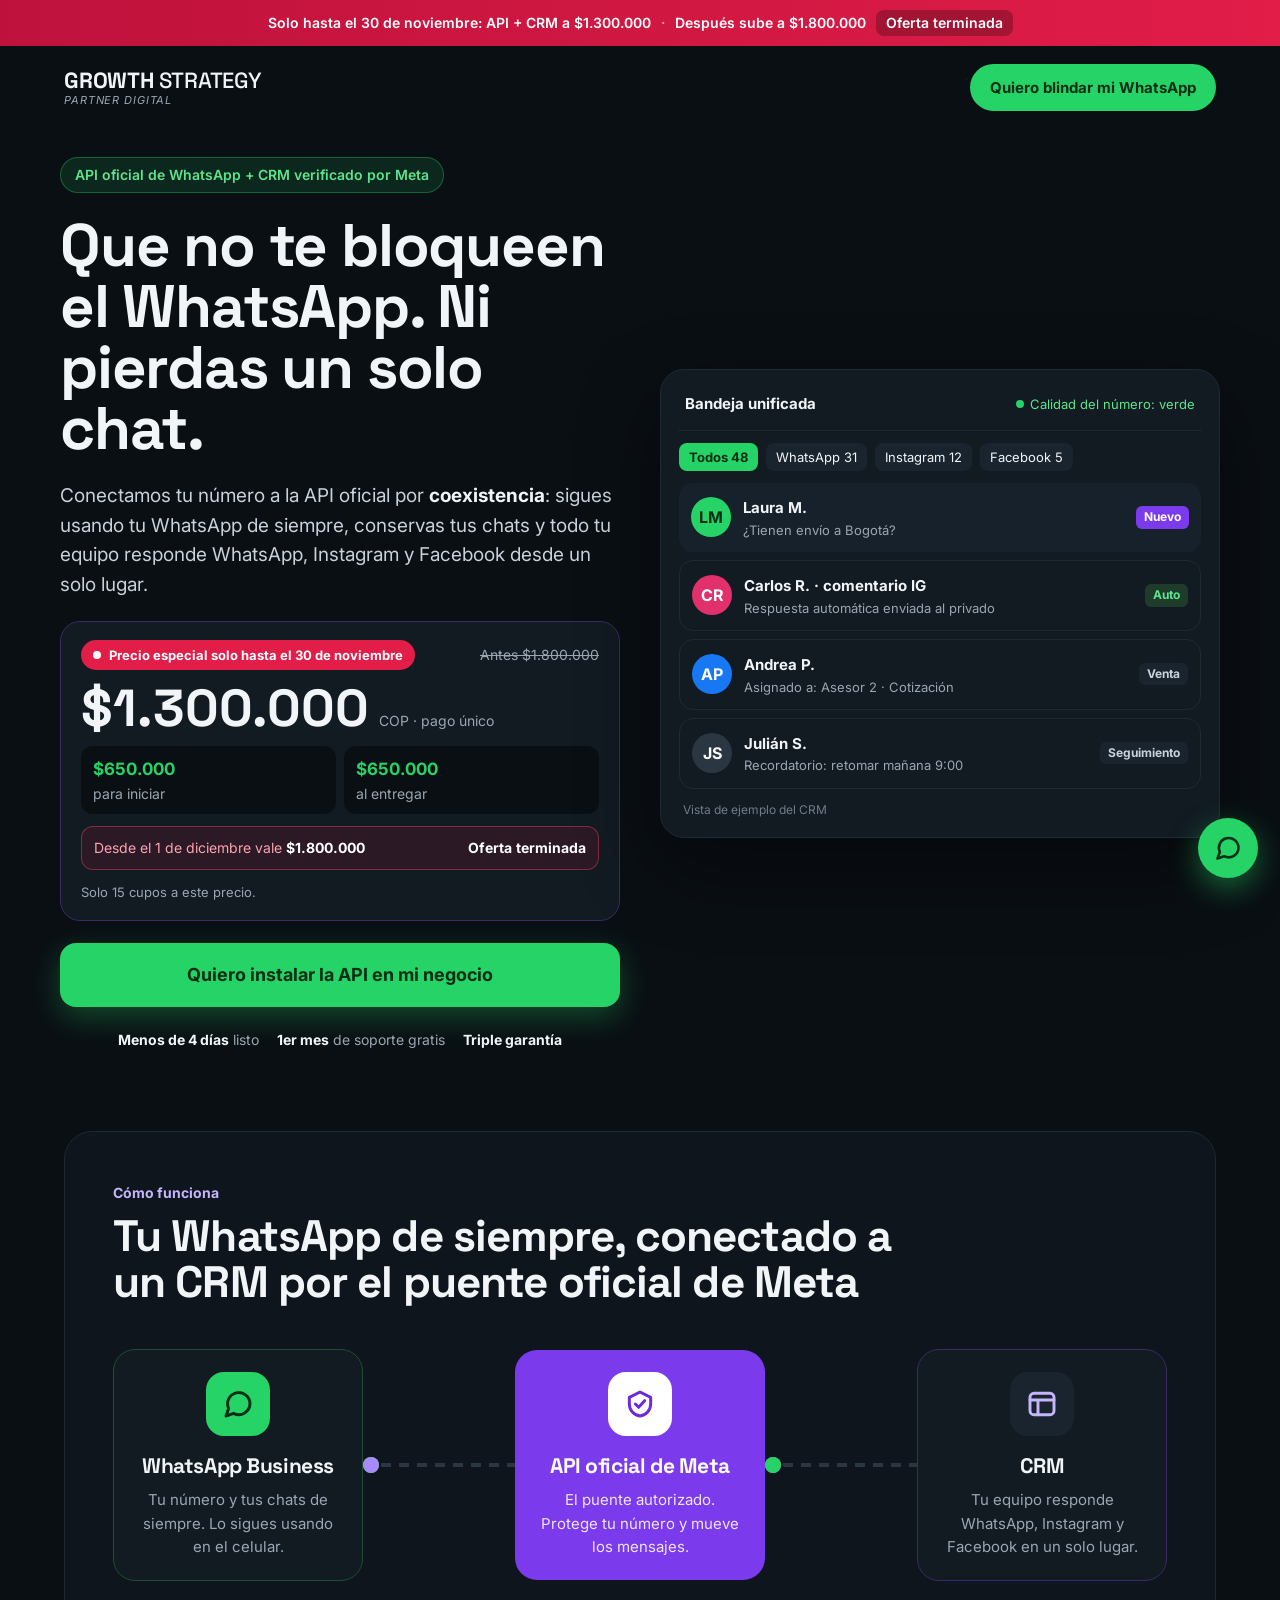
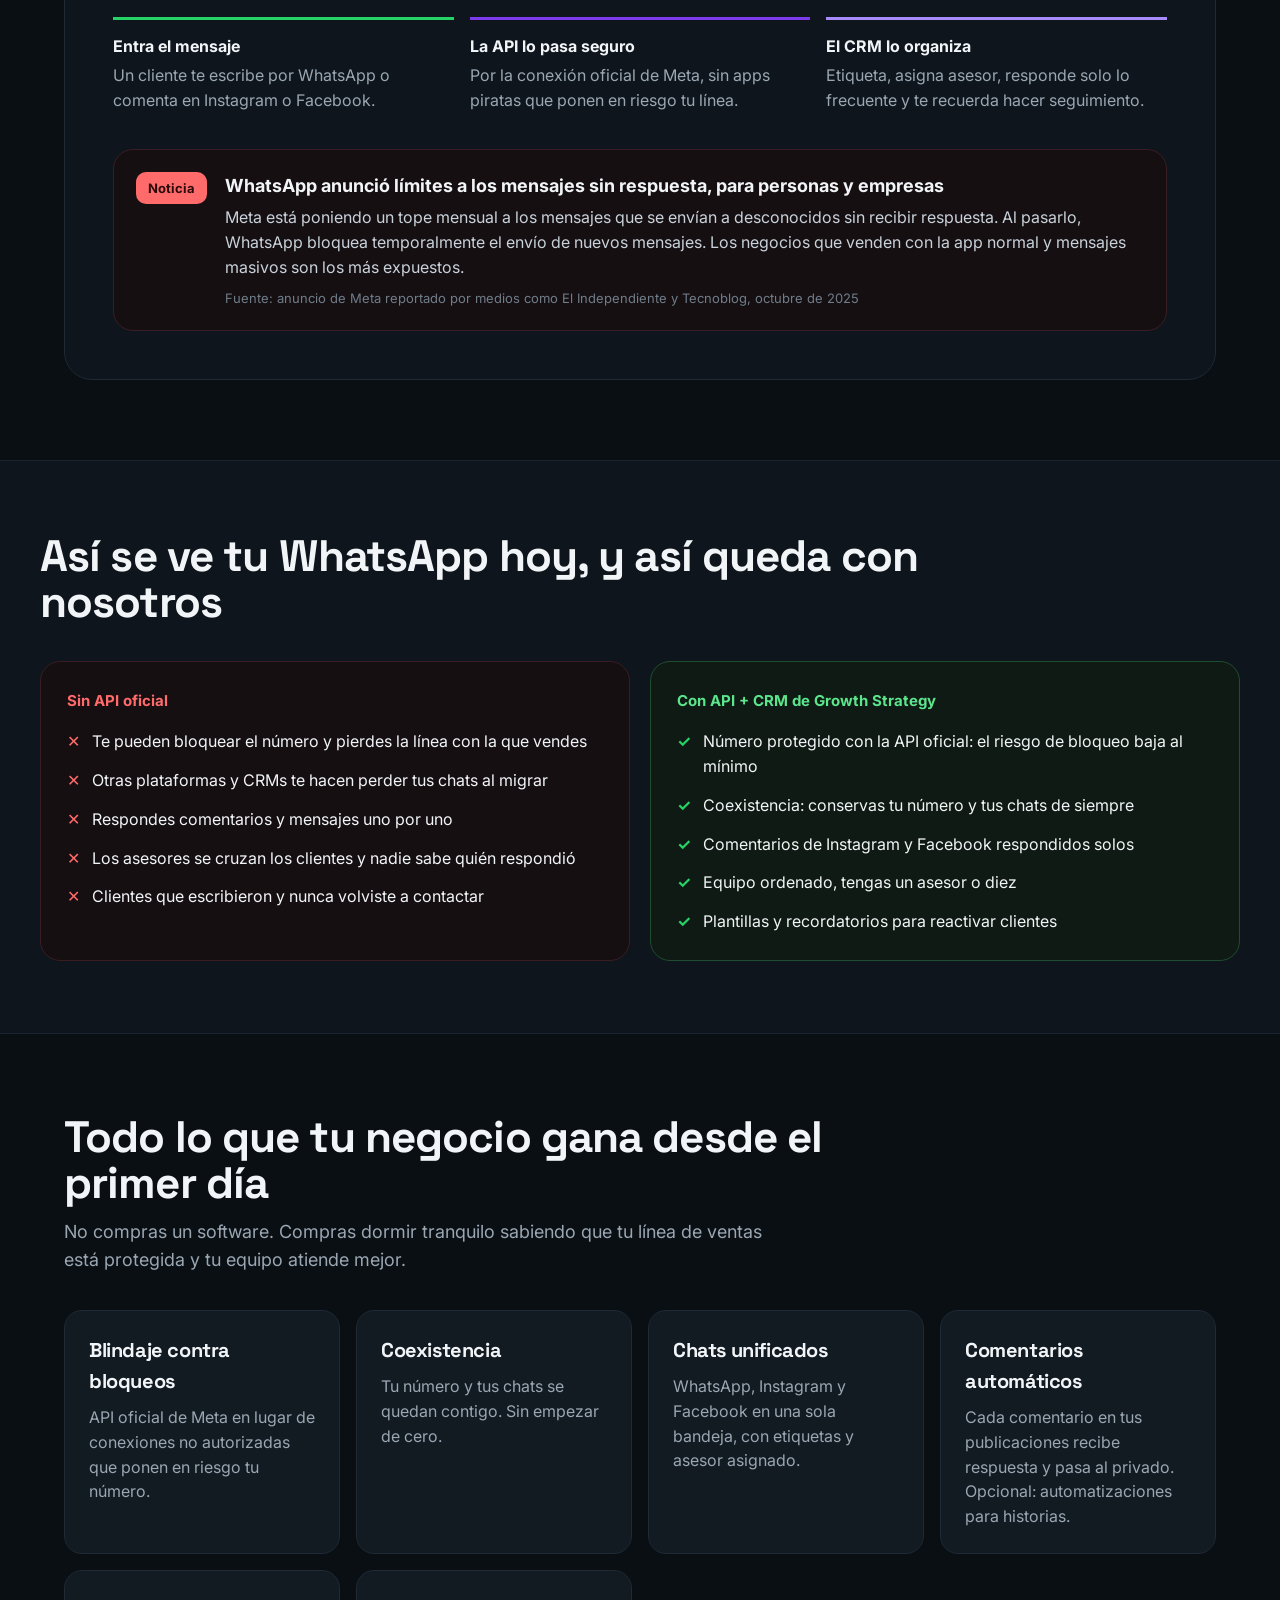
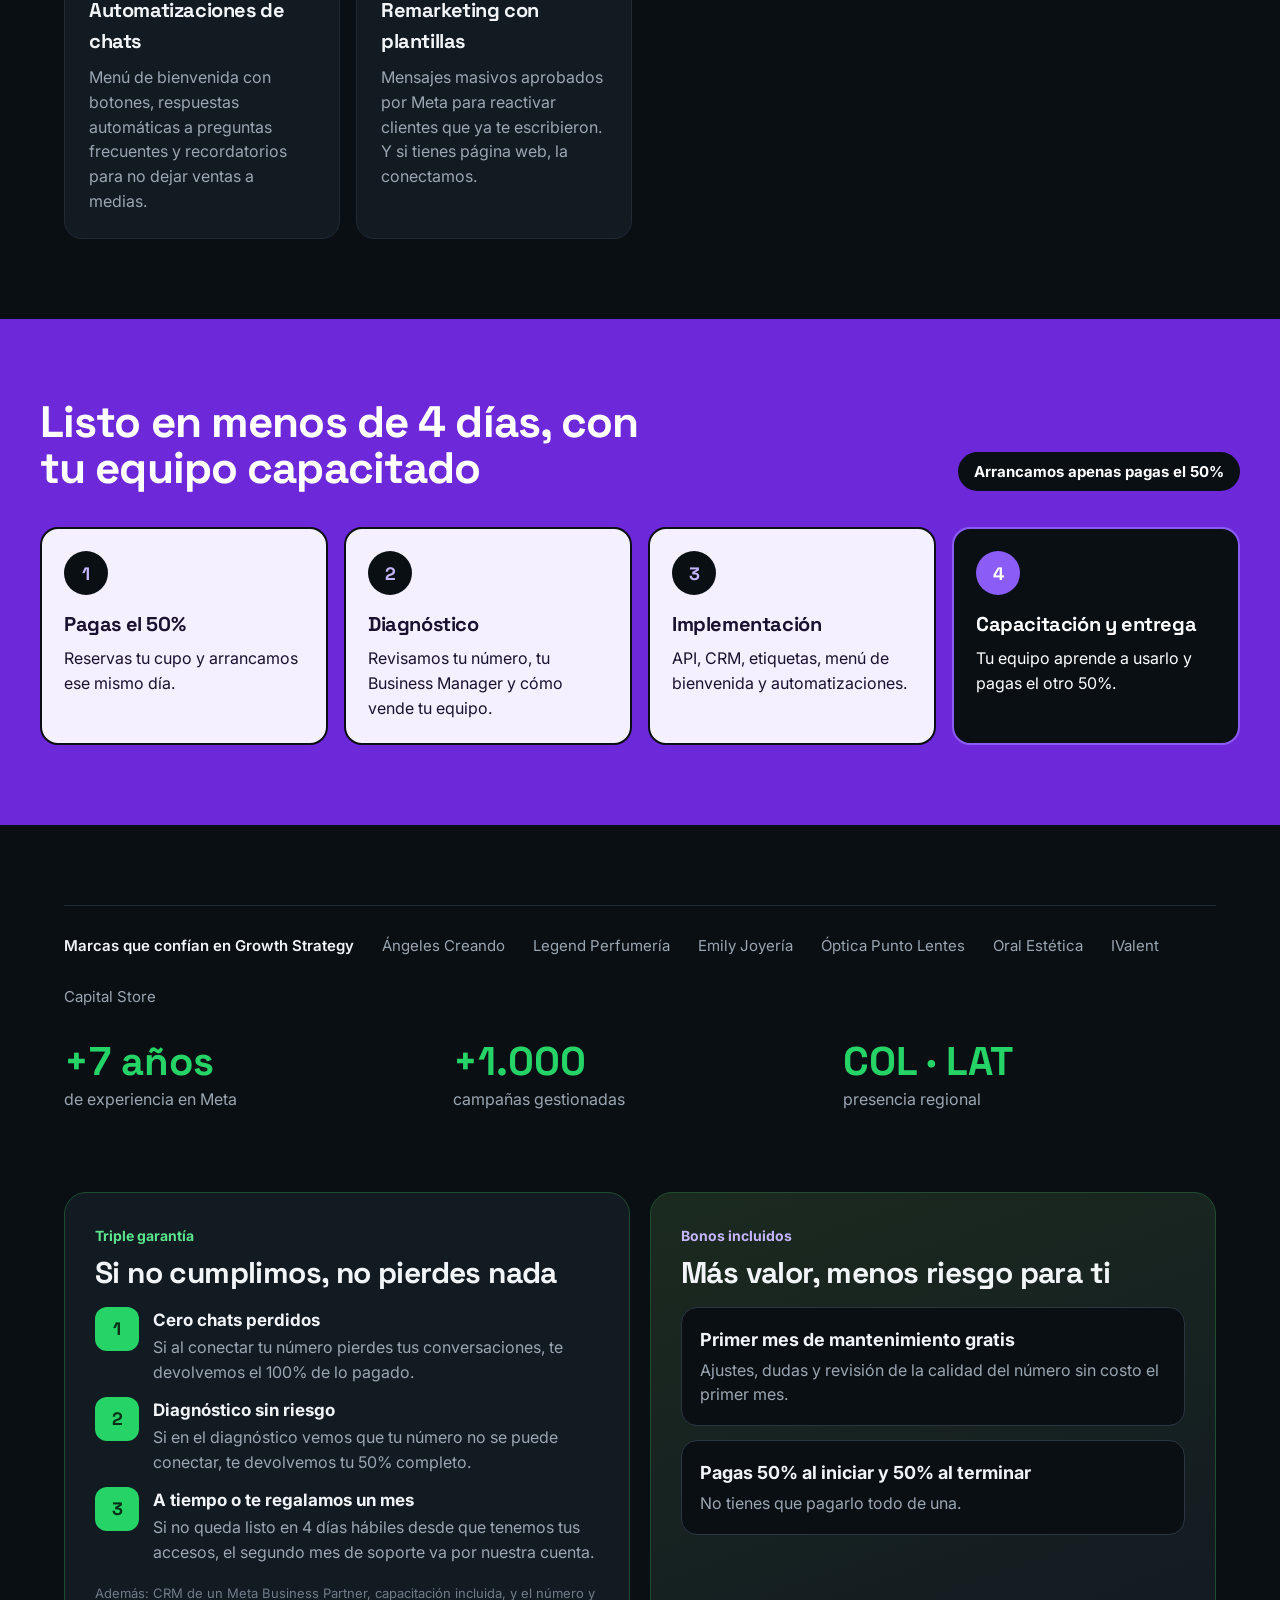
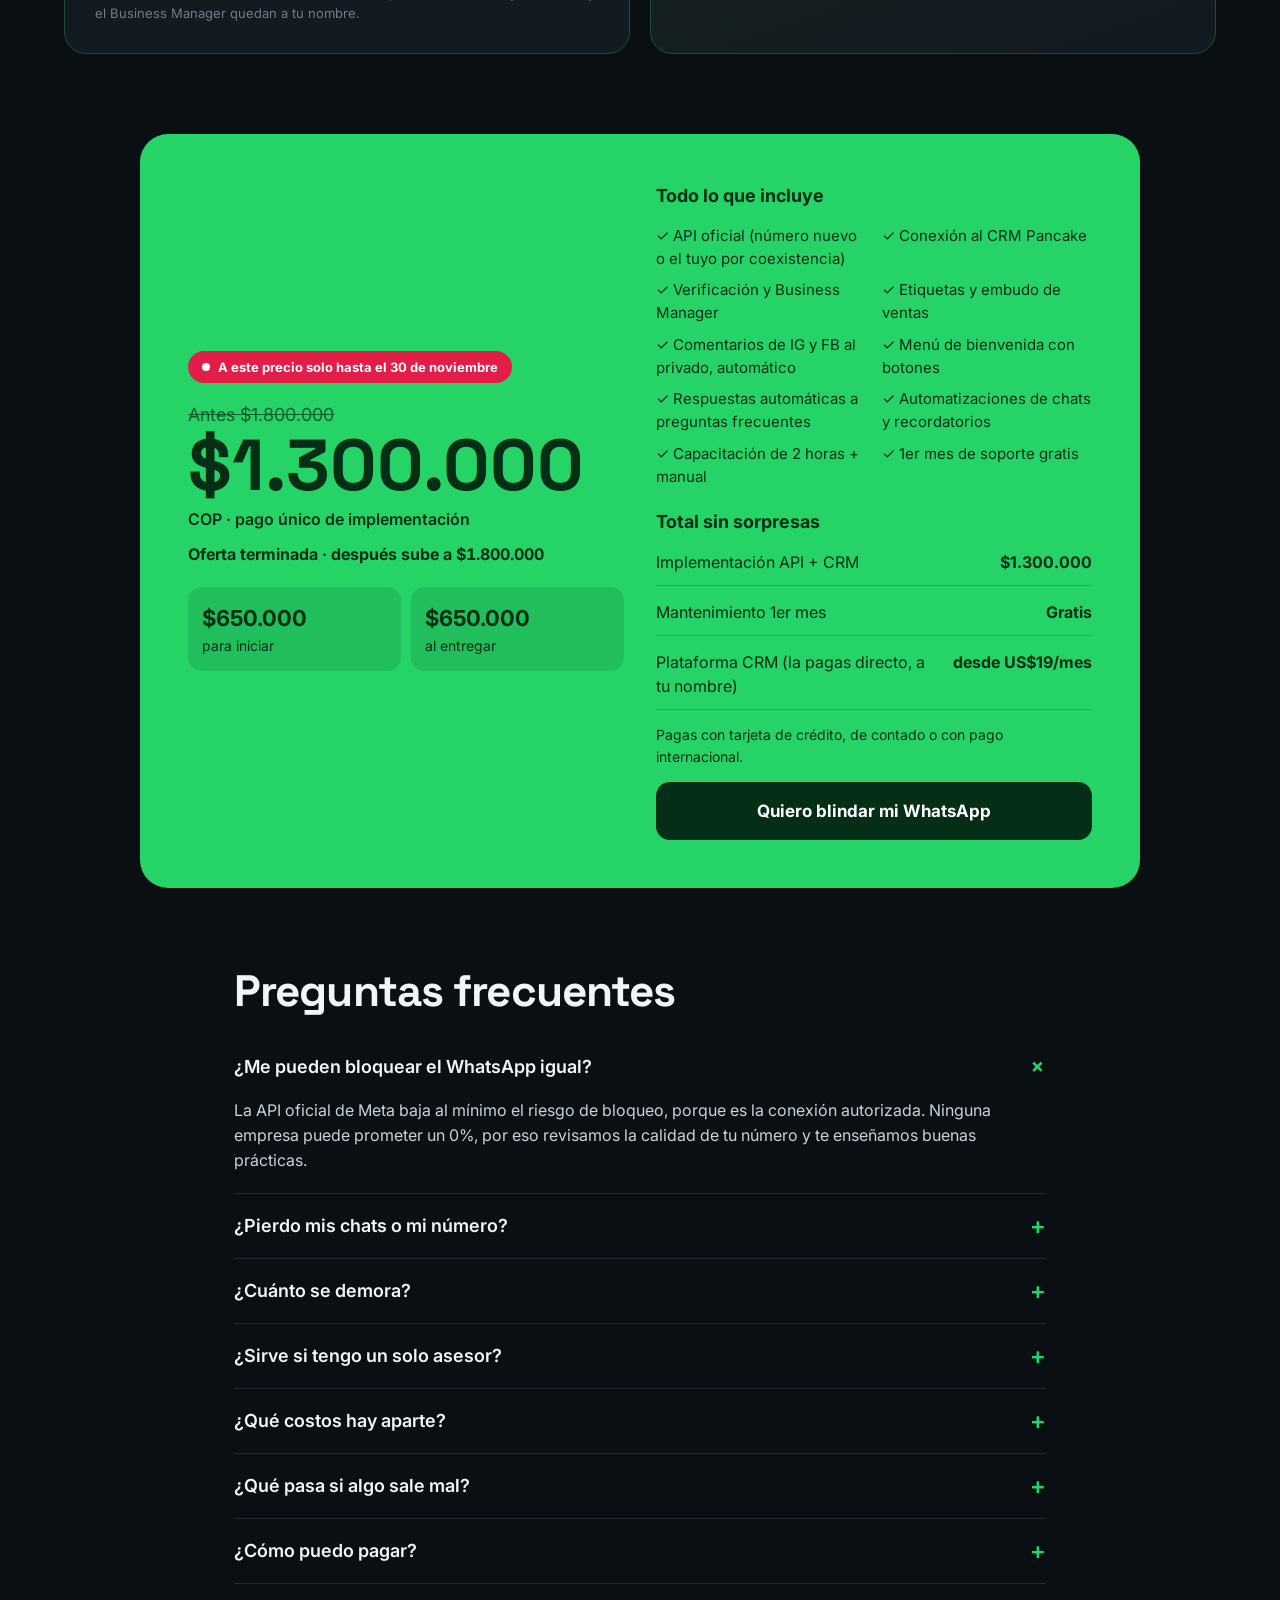
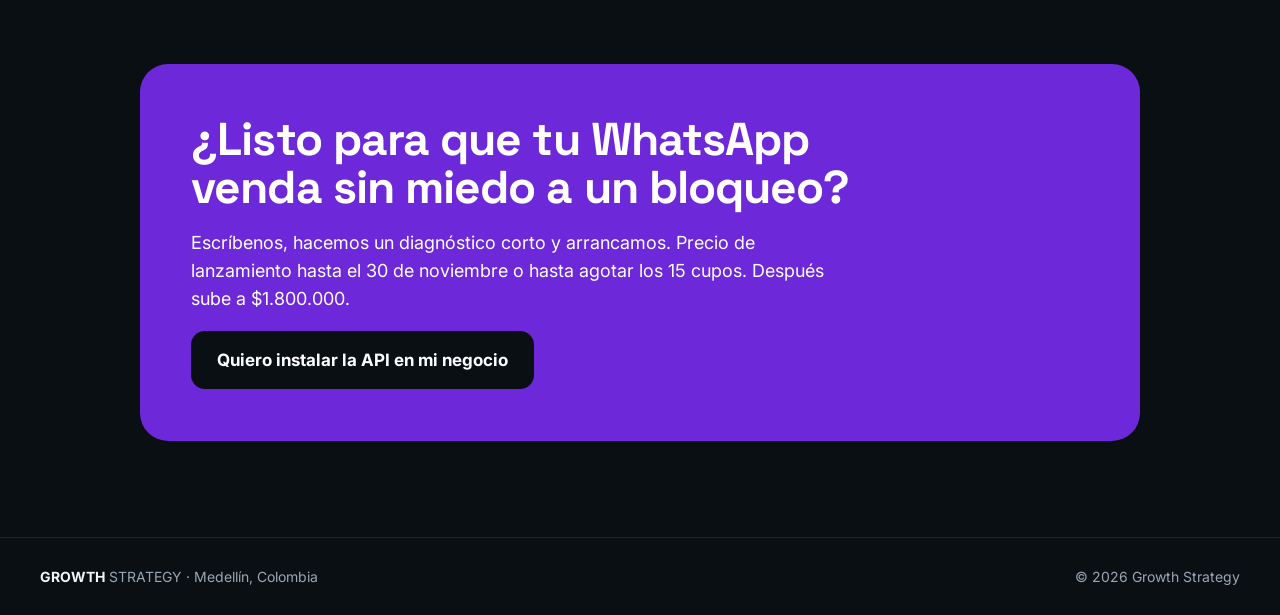
<file: acceso-api-7k3m9q.html>
<!DOCTYPE html>
<html lang="es">
<head>
<meta charset="utf-8">
<meta name="viewport" content="width=device-width, initial-scale=1">
<meta name="robots" content="noindex, nofollow, noarchive">
<title>WhatsApp API + CRM | Growth Strategy</title>
<meta name="description" content="API oficial de WhatsApp + CRM por coexistencia. Conserva tu número y tus chats, reduce el riesgo de bloqueo y ordena a tu equipo. Listo en menos de 4 días.">
<link rel="preconnect" href="https://fonts.googleapis.com">
<link rel="preconnect" href="https://fonts.gstatic.com" crossorigin>
<link href="https://fonts.googleapis.com/css2?family=Space+Grotesk:wght@500;700&family=Inter:wght@400;500;600;700&display=swap" rel="stylesheet">
<style>
body{margin:0;background:#0A0F14}
*{box-sizing:border-box}
h1,h2,h3{font-family:"Space Grotesk",Inter,sans-serif;letter-spacing:-0.02em;margin:0}
a{color:#25D366}a:hover{color:#5BE58C}
.faq-btn{all:unset;cursor:pointer;display:flex;justify-content:space-between;align-items:center;gap:16px;width:100%;padding:20px 0;font:600 18px Inter,sans-serif;color:#F2F5F7}
.faq-btn:focus-visible{outline:3px solid #25D366;outline-offset:4px}
@media (max-width:760px){.hide-sm{display:none !important}}
.flow{display:flex;align-items:center}
.node{flex:0 0 250px}
.link{flex:1;min-width:60px;height:4px;position:relative;background:repeating-linear-gradient(90deg,#2A3743 0 10px,transparent 10px 18px)}
.pkt{position:absolute;top:-6px;left:0;width:16px;height:16px;border-radius:50%;animation:go 2.6s linear infinite}
.pkt.b{animation-name:back;animation-delay:1.3s}
@keyframes go{0%{left:0;opacity:0}12%{opacity:1}88%{opacity:1}100%{left:calc(100% - 16px);opacity:0}}
@keyframes back{0%{left:calc(100% - 16px);opacity:0}12%{opacity:1}88%{opacity:1}100%{left:0;opacity:0}}
@keyframes down{0%{top:0;opacity:0}12%{opacity:1}88%{opacity:1}100%{top:calc(100% - 16px);opacity:0}}
@keyframes up{0%{top:calc(100% - 16px);opacity:0}12%{opacity:1}88%{opacity:1}100%{top:0;opacity:0}}
.pulse{animation:pulse 2.6s ease-in-out infinite}
@keyframes pulse{0%,100%{box-shadow:0 0 0 0 rgba(124,58,237,.55)}50%{box-shadow:0 0 0 22px rgba(124,58,237,0)}}
@media (max-width:760px){.flow{flex-direction:column}.node{flex:none;width:100%}.link{flex:none;width:4px;height:72px;min-width:0;background:repeating-linear-gradient(180deg,#2A3743 0 10px,transparent 10px 18px)}.pkt{left:-6px;animation-name:down}.pkt.b{animation-name:up}}
.urg{animation:urg 1.6s ease-in-out infinite}
@keyframes urg{0%,100%{box-shadow:0 0 0 0 rgba(244,63,94,.65)}50%{box-shadow:0 0 0 12px rgba(244,63,94,0)}}
.blink{animation:blink 1s steps(2,start) infinite}
@keyframes blink{to{visibility:hidden}}
.shine{background:linear-gradient(90deg,#BE123C 0%,#E11D48 40%,#FB7185 50%,#E11D48 60%,#BE123C 100%);background-size:250% 100%;animation:shine 3.5s linear infinite}
@keyframes shine{from{background-position:100% 0}to{background-position:-150% 0}}
@media (prefers-reduced-motion:reduce){.pkt,.pulse,.urg,.blink,.shine{animation:none}}
.show-sm{display:none !important}
@media (max-width:760px){.show-sm{display:flex !important}.hide-sm{display:none !important}.root{padding-bottom:84px}}

summary{list-style:none}summary::-webkit-details-marker{display:none}details[open] .sign{transform:rotate(45deg)}.sign{transition:transform .2s;display:inline-block}</style>
<script>
!function(f,b,e,v,n,t,s){if(f.fbq)return;n=f.fbq=function(){n.callMethod?n.callMethod.apply(n,arguments):n.queue.push(arguments)};if(!f._fbq)f._fbq=n;n.push=n;n.loaded=!0;n.version='2.0';n.queue=[];t=b.createElement(e);t.async=!0;t.src=v;s=b.getElementsByTagName(e)[0];s.parentNode.insertBefore(t,s)}(window,document,'script','https://connect.facebook.net/en_US/fbevents.js');
fbq('init','1160857216283740'); fbq('track','PageView');
</script>
</head>
<body>
<div class="root" style="min-height: 100vh; background: #0A0F14; color: #F2F5F7; font-family: Inter, system-ui, sans-serif; font-size: 16px; line-height: 1.55; position: relative">

<div class="shine" style="color: #FFFFFF; padding: 10px 16px; display: flex; justify-content: center; align-items: center; gap: 10px; flex-wrap: wrap; font-size: 14px; font-weight: 600; text-align: center">
<span>Solo hasta el 30 de noviembre: API + CRM a $1.300.000</span>
<span style="opacity: .6">·</span>
<span>Después sube a $1.800.000</span>
<span style="background: rgba(0,0,0,.25); border-radius: 8px; padding: 2px 10px; font-variant-numeric: tabular-nums; white-space: nowrap"><span class="left">Termina pronto</span></span>
</div>

<header style="max-width: 1200px; margin: 0 auto; padding: 18px 24px; display: flex; justify-content: space-between; align-items: center; gap: 16px; flex-wrap: wrap">
<div style="display: flex; flex-direction: column; line-height: 1">
<div style="font-family: 'Space Grotesk', sans-serif; font-size: 22px; letter-spacing: -0.01em"><b>GROWTH</b> <span style="font-weight: 500">STRATEGY</span></div>
<i style="font-size: 11px; letter-spacing: 0.08em; color: #9AA7B2; margin-top: 4px">PARTNER DIGITAL</i>
</div>
<a href="https://wa.me/573235610505?text=Hola%2C%20vengo%20de%20la%20p%C3%A1gina%20y%20quiero%20instalar%20la%20API%20de%20WhatsApp%20en%20mi%20negocio" class="hide-sm" style="text-decoration: none; background: #25D366; color: #052E16; font-weight: 700; padding: 12px 20px; border-radius: 999px; font-size: 15px; min-height: 44px; display: inline-flex; align-items: center">Quiero blindar mi WhatsApp</a>
</header>

<section style="max-width: 1200px; margin: 0 auto; padding: 28px 20px 56px; display: grid; grid-template-columns: repeat(auto-fit, minmax(300px, 1fr)); gap: 40px; align-items: center">
<div style="display: flex; flex-direction: column; gap: 22px">
<span style="align-self: flex-start; background: rgba(37,211,102,.12); color: #5BE58C; border: 1px solid rgba(37,211,102,.35); border-radius: 999px; padding: 6px 14px; font-size: 14px; font-weight: 600">API oficial de WhatsApp + CRM verificado por Meta</span>
<h1 style="font-size: clamp(36px, 5vw, 60px); line-height: 1.02">Que no te bloqueen el WhatsApp. Ni pierdas un solo chat.</h1>
<p style="margin: 0; font-size: 19px; color: #C9D2DA; max-width: 34em">Conectamos tu número a la API oficial por <b style="color: #F2F5F7">coexistencia</b>: sigues usando tu WhatsApp de siempre, conservas tus chats y todo tu equipo responde WhatsApp, Instagram y Facebook desde un solo lugar.</p>
<div style="background: #121A22; border: 1px solid #3B2A66; border-radius: 20px; padding: 18px 20px; display: flex; flex-direction: column; gap: 12px">
<div style="display: flex; justify-content: space-between; align-items: center; gap: 10px; flex-wrap: wrap"><span class="urg" style="background: #E11D48; color: #FFFFFF; border-radius: 999px; padding: 5px 12px; font-size: 13px; font-weight: 700; display: inline-flex; align-items: center; gap: 8px"><span class="blink" style="width: 8px; height: 8px; border-radius: 50%; background: #FFFFFF"></span>Precio especial solo hasta el 30 de noviembre</span><span style="color: #9AA7B2; font-size: 14px; text-decoration: line-through">Antes $1.800.000</span></div>
<div style="display: flex; align-items: baseline; gap: 10px; flex-wrap: wrap"><span style="font: 700 clamp(40px, 5vw, 52px)/1 'Space Grotesk', sans-serif; white-space: nowrap">$1.300.000</span><span style="color: #9AA7B2; font-size: 14px">COP · pago único</span></div>
<div style="display: grid; grid-template-columns: repeat(2, minmax(0,1fr)); gap: 8px; font-size: 14px"><div style="background: #0A0F14; border-radius: 12px; padding: 10px 12px"><b style="font-size: 17px; color: #25D366">$650.000</b><div style="color: #9AA7B2">para iniciar</div></div><div style="background: #0A0F14; border-radius: 12px; padding: 10px 12px"><b style="font-size: 17px; color: #25D366">$650.000</b><div style="color: #9AA7B2">al entregar</div></div></div>
<div style="background: rgba(225,29,72,.12); border: 1px solid rgba(244,63,94,.45); border-radius: 12px; padding: 10px 12px; display: flex; justify-content: space-between; align-items: center; gap: 10px; flex-wrap: wrap; font-size: 14px"><span style="color: #FDA4AF">Desde el 1 de diciembre vale <b style="color: #FFFFFF">$1.800.000</b></span><b style="color: #FFFFFF; font-variant-numeric: tabular-nums; white-space: nowrap"><span class="left">Termina pronto</span></b></div>
<div style="font-size: 13px; color: #9AA7B2">Solo 15 cupos a este precio.</div>
</div>
<a href="https://wa.me/573235610505?text=Hola%2C%20vengo%20de%20la%20p%C3%A1gina%20y%20quiero%20instalar%20la%20API%20de%20WhatsApp%20en%20mi%20negocio" style="text-decoration: none; background: #25D366; color: #052E16; font-weight: 700; padding: 18px 24px; border-radius: 16px; font-size: 18px; min-height: 56px; display: flex; justify-content: center; align-items: center; gap: 10px; text-align: center; box-shadow: 0 10px 30px rgba(37,211,102,.3)">Quiero instalar la API en mi negocio</a>
<div style="display: flex; gap: 18px; flex-wrap: wrap; color: #9AA7B2; font-size: 14px; justify-content: center">
<span><b style="color: #F2F5F7">Menos de 4 días</b> listo</span>
<span><b style="color: #F2F5F7">1er mes</b> de soporte gratis</span>
<span><b style="color: #F2F5F7">Triple garantía</b></span>
</div>
</div>

<div class="hide-sm" style="background: #121A22; border: 1px solid #1F2A35; border-radius: 24px; padding: 18px; box-shadow: 0 30px 80px rgba(0,0,0,.45)">
<div style="display: flex; justify-content: space-between; align-items: center; padding: 4px 6px 14px; border-bottom: 1px solid #1F2A35">
<b style="font-size: 15px">Bandeja unificada</b>
<span style="font-size: 13px; color: #5BE58C; display: inline-flex; align-items: center; gap: 6px"><span style="width: 8px; height: 8px; border-radius: 50%; background: #25D366"></span>Calidad del número: verde</span>
</div>
<div style="display: flex; gap: 8px; padding: 12px 0; flex-wrap: wrap">
<span style="background: #25D366; color: #052E16; border-radius: 8px; padding: 4px 10px; font-size: 13px; font-weight: 700">Todos 48</span>
<span style="background: #1A242E; border-radius: 8px; padding: 4px 10px; font-size: 13px">WhatsApp 31</span>
<span style="background: #1A242E; border-radius: 8px; padding: 4px 10px; font-size: 13px">Instagram 12</span>
<span style="background: #1A242E; border-radius: 8px; padding: 4px 10px; font-size: 13px">Facebook 5</span>
</div>
<div style="display: flex; flex-direction: column; gap: 8px">
<div style="display: grid; grid-template-columns: 40px minmax(0,1fr) auto; gap: 12px; align-items: center; background: #17212B; border-radius: 14px; padding: 12px">
<div style="width: 40px; height: 40px; border-radius: 50%; background: #25D366; color: #052E16; display: grid; place-items: center; font-weight: 700">LM</div>
<div><b style="font-size: 15px">Laura M.</b><div style="font-size: 13px; color: #9AA7B2; white-space: nowrap; overflow: hidden; text-overflow: ellipsis">¿Tienen envío a Bogotá?</div></div>
<span style="background: #7C3AED; color: #FFFFFF; border-radius: 6px; padding: 2px 8px; font-size: 12px; font-weight: 700">Nuevo</span>
</div>
<div style="display: grid; grid-template-columns: 40px minmax(0,1fr) auto; gap: 12px; align-items: center; background: #121A22; border: 1px solid #1F2A35; border-radius: 14px; padding: 12px">
<div style="width: 40px; height: 40px; border-radius: 50%; background: #E1306C; color: #fff; display: grid; place-items: center; font-weight: 700">CR</div>
<div><b style="font-size: 15px">Carlos R. · comentario IG</b><div style="font-size: 13px; color: #9AA7B2; white-space: nowrap; overflow: hidden; text-overflow: ellipsis">Respuesta automática enviada al privado</div></div>
<span style="background: #1F3B2A; color: #5BE58C; border-radius: 6px; padding: 2px 8px; font-size: 12px; font-weight: 700">Auto</span>
</div>
<div style="display: grid; grid-template-columns: 40px minmax(0,1fr) auto; gap: 12px; align-items: center; background: #121A22; border: 1px solid #1F2A35; border-radius: 14px; padding: 12px">
<div style="width: 40px; height: 40px; border-radius: 50%; background: #1877F2; color: #fff; display: grid; place-items: center; font-weight: 700">AP</div>
<div><b style="font-size: 15px">Andrea P.</b><div style="font-size: 13px; color: #9AA7B2; white-space: nowrap; overflow: hidden; text-overflow: ellipsis">Asignado a: Asesor 2 · Cotización</div></div>
<span style="background: #1A242E; color: #C9D2DA; border-radius: 6px; padding: 2px 8px; font-size: 12px; font-weight: 700">Venta</span>
</div>
<div style="display: grid; grid-template-columns: 40px minmax(0,1fr) auto; gap: 12px; align-items: center; background: #121A22; border: 1px solid #1F2A35; border-radius: 14px; padding: 12px">
<div style="width: 40px; height: 40px; border-radius: 50%; background: #2A3743; color: #fff; display: grid; place-items: center; font-weight: 700">JS</div>
<div><b style="font-size: 15px">Julián S.</b><div style="font-size: 13px; color: #9AA7B2; white-space: nowrap; overflow: hidden; text-overflow: ellipsis">Recordatorio: retomar mañana 9:00</div></div>
<span style="background: #1A242E; color: #C9D2DA; border-radius: 6px; padding: 2px 8px; font-size: 12px; font-weight: 700">Seguimiento</span>
</div>
</div>
<p style="margin: 12px 4px 0; font-size: 12px; color: #6F7D89">Vista de ejemplo del CRM</p>
</div>
</section>

<section id="como" style="max-width: 1200px; margin: 0 auto; padding: 24px 24px 80px">
<div style="background: #0E151C; border: 1px solid #1F2A35; border-radius: 28px; padding: clamp(24px, 4vw, 48px)">
<span style="color: #C4B5FD; font-weight: 700; font-size: 14px">Cómo funciona</span>
<h2 style="font-size: clamp(30px, 3.6vw, 44px); line-height: 1.05; margin-top: 8px; max-width: 18em">Tu WhatsApp de siempre, conectado a un CRM por el puente oficial de Meta</h2>
<div class="flow" style="margin-top: 44px">
<div class="node" style="background: #121A22; border: 1px solid #1F4D30; border-radius: 22px; padding: 22px; text-align: center">
<div style="width: 64px; height: 64px; border-radius: 18px; background: #25D366; margin: 0 auto; display: grid; place-items: center"><svg width="32" height="32" viewBox="0 0 24 24" fill="none" stroke="#052E16" stroke-width="2.2" stroke-linecap="round" stroke-linejoin="round" aria-hidden="true"><path d="M21 11.5a8.4 8.4 0 0 1-12.3 7.5L3 21l2-5.6A8.4 8.4 0 1 1 21 11.5z"></path></svg></div>
<h3 style="font-size: 21px; margin-top: 14px">WhatsApp Business</h3>
<p style="margin: 6px 0 0; color: #9AA7B2; font-size: 15px">Tu número y tus chats de siempre. Lo sigues usando en el celular.</p>
</div>
<div class="link" aria-hidden="true"><span class="pkt" style="background: #25D366"></span><span class="pkt b" style="background: #A78BFA"></span></div>
<div class="node pulse" style="background: #7C3AED; border-radius: 22px; padding: 22px; text-align: center; color: #FFFFFF">
<div style="width: 64px; height: 64px; border-radius: 18px; background: #FFFFFF; margin: 0 auto; display: grid; place-items: center"><svg width="32" height="32" viewBox="0 0 24 24" fill="none" stroke="#6D28D9" stroke-width="2.2" stroke-linecap="round" stroke-linejoin="round" aria-hidden="true"><path d="M12 3l8 4v5c0 4.5-3.4 8.3-8 9-4.6-.7-8-4.5-8-9V7z"></path><path d="M8.5 12l2.5 2.5 4.5-5"></path></svg></div>
<h3 style="font-size: 21px; margin-top: 14px">API oficial de Meta</h3>
<p style="margin: 6px 0 0; color: #EDE6FF; font-size: 15px">El puente autorizado. Protege tu número y mueve los mensajes.</p>
</div>
<div class="link" aria-hidden="true"><span class="pkt" style="background: #A78BFA"></span><span class="pkt b" style="background: #25D366"></span></div>
<div class="node" style="background: #121A22; border: 1px solid #3B2A66; border-radius: 22px; padding: 22px; text-align: center">
<div style="width: 64px; height: 64px; border-radius: 18px; background: #1A242E; margin: 0 auto; display: grid; place-items: center"><svg width="32" height="32" viewBox="0 0 24 24" fill="none" stroke="#C4B5FD" stroke-width="2.2" stroke-linecap="round" stroke-linejoin="round" aria-hidden="true"><rect x="3" y="4" width="18" height="16" rx="3"></rect><path d="M3 9h18M9 9v11"></path></svg></div>
<h3 style="font-size: 21px; margin-top: 14px">CRM</h3>
<p style="margin: 6px 0 0; color: #9AA7B2; font-size: 15px">Tu equipo responde WhatsApp, Instagram y Facebook en un solo lugar.</p>
</div>
</div>
<div style="display: grid; grid-template-columns: repeat(auto-fit, minmax(240px, 1fr)); gap: 16px; margin-top: 36px">
<div style="border-top: 3px solid #25D366; padding-top: 14px"><b>Entra el mensaje</b><p style="margin: 4px 0 0; color: #9AA7B2">Un cliente te escribe por WhatsApp o comenta en Instagram o Facebook.</p></div>
<div style="border-top: 3px solid #7C3AED; padding-top: 14px"><b>La API lo pasa seguro</b><p style="margin: 4px 0 0; color: #9AA7B2">Por la conexión oficial de Meta, sin apps piratas que ponen en riesgo tu línea.</p></div>
<div style="border-top: 3px solid #A78BFA; padding-top: 14px"><b>El CRM lo organiza</b><p style="margin: 4px 0 0; color: #9AA7B2">Etiqueta, asigna asesor, responde solo lo frecuente y te recuerda hacer seguimiento.</p></div>
</div>
<div style="margin-top: 36px; background: #150F12; border: 1px solid #3A1D22; border-radius: 20px; padding: 22px; display: grid; grid-template-columns: auto minmax(0, 1fr); gap: 18px; align-items: start">
<div style="background: #FF6B6B; color: #2A0A0A; border-radius: 10px; padding: 6px 12px; font-weight: 700; font-size: 13px; white-space: nowrap">Noticia</div>
<div>
<b style="font-size: 18px">WhatsApp anunció límites a los mensajes sin respuesta, para personas y empresas</b>
<p style="margin: 6px 0 0; color: #C9D2DA">Meta está poniendo un tope mensual a los mensajes que se envían a desconocidos sin recibir respuesta. Al pasarlo, WhatsApp bloquea temporalmente el envío de nuevos mensajes. Los negocios que venden con la app normal y mensajes masivos son los más expuestos.</p>
<p style="margin: 8px 0 0; color: #6F7D89; font-size: 13px">Fuente: anuncio de Meta reportado por medios como El Independiente y Tecnoblog, octubre de 2025</p>
</div>
</div>
</div>
</section>

<section style="background: #0E151C; border-top: 1px solid #1A242E; border-bottom: 1px solid #1A242E; padding: 72px 24px">
<div style="max-width: 1200px; margin: 0 auto">
<h2 style="font-size: clamp(30px, 3.6vw, 44px); line-height: 1.05; max-width: 20em">Así se ve tu WhatsApp hoy, y así queda con nosotros</h2>
<div style="display: grid; grid-template-columns: repeat(auto-fit, minmax(300px, 1fr)); gap: 20px; margin-top: 36px">
<div style="background: #150F12; border: 1px solid #3A1D22; border-radius: 20px; padding: 26px">
<b style="color: #FF6B6B; font-size: 15px">Sin API oficial</b>
<ul style="list-style: none; padding: 0; margin: 16px 0 0; display: flex; flex-direction: column; gap: 14px">
<li style="display: flex; gap: 12px"><span style="color: #FF6B6B; font-weight: 700">✕</span><span>Te pueden bloquear el número y pierdes la línea con la que vendes</span></li>
<li style="display: flex; gap: 12px"><span style="color: #FF6B6B; font-weight: 700">✕</span><span>Otras plataformas y CRMs te hacen perder tus chats al migrar</span></li>
<li style="display: flex; gap: 12px"><span style="color: #FF6B6B; font-weight: 700">✕</span><span>Respondes comentarios y mensajes uno por uno</span></li>
<li style="display: flex; gap: 12px"><span style="color: #FF6B6B; font-weight: 700">✕</span><span>Los asesores se cruzan los clientes y nadie sabe quién respondió</span></li>
<li style="display: flex; gap: 12px"><span style="color: #FF6B6B; font-weight: 700">✕</span><span>Clientes que escribieron y nunca volviste a contactar</span></li>
</ul>
</div>
<div style="background: #0F1A14; border: 1px solid #1F4D30; border-radius: 20px; padding: 26px">
<b style="color: #5BE58C; font-size: 15px">Con API + CRM de Growth Strategy</b>
<ul style="list-style: none; padding: 0; margin: 16px 0 0; display: flex; flex-direction: column; gap: 14px">
<li style="display: flex; gap: 12px"><span style="color: #25D366; font-weight: 700">✓</span><span>Número protegido con la API oficial: el riesgo de bloqueo baja al mínimo</span></li>
<li style="display: flex; gap: 12px"><span style="color: #25D366; font-weight: 700">✓</span><span>Coexistencia: conservas tu número y tus chats de siempre</span></li>
<li style="display: flex; gap: 12px"><span style="color: #25D366; font-weight: 700">✓</span><span>Comentarios de Instagram y Facebook respondidos solos</span></li>
<li style="display: flex; gap: 12px"><span style="color: #25D366; font-weight: 700">✓</span><span>Equipo ordenado, tengas un asesor o diez</span></li>
<li style="display: flex; gap: 12px"><span style="color: #25D366; font-weight: 700">✓</span><span>Plantillas y recordatorios para reactivar clientes</span></li>
</ul>
</div>
</div>
</div>
</section>

<section style="max-width: 1200px; margin: 0 auto; padding: 80px 24px">
<h2 style="font-size: clamp(30px, 3.6vw, 44px); line-height: 1.05; max-width: 18em">Todo lo que tu negocio gana desde el primer día</h2>
<p style="color: #9AA7B2; font-size: 18px; margin: 12px 0 36px; max-width: 40em">No compras un software. Compras dormir tranquilo sabiendo que tu línea de ventas está protegida y tu equipo atiende mejor.</p>
<div style="display: grid; grid-template-columns: repeat(auto-fit, minmax(260px, 1fr)); gap: 16px">
<div style="background: #121A22; border: 1px solid #1F2A35; border-radius: 18px; padding: 24px"><h3 style="font-size: 20px">Blindaje contra bloqueos</h3><p style="margin: 8px 0 0; color: #9AA7B2">API oficial de Meta en lugar de conexiones no autorizadas que ponen en riesgo tu número.</p></div>
<div style="background: #121A22; border: 1px solid #1F2A35; border-radius: 18px; padding: 24px"><h3 style="font-size: 20px">Coexistencia</h3><p style="margin: 8px 0 0; color: #9AA7B2">Tu número y tus chats se quedan contigo. Sin empezar de cero.</p></div>
<div style="background: #121A22; border: 1px solid #1F2A35; border-radius: 18px; padding: 24px"><h3 style="font-size: 20px">Chats unificados</h3><p style="margin: 8px 0 0; color: #9AA7B2">WhatsApp, Instagram y Facebook en una sola bandeja, con etiquetas y asesor asignado.</p></div>
<div style="background: #121A22; border: 1px solid #1F2A35; border-radius: 18px; padding: 24px"><h3 style="font-size: 20px">Comentarios automáticos</h3><p style="margin: 8px 0 0; color: #9AA7B2">Cada comentario en tus publicaciones recibe respuesta y pasa al privado. Opcional: automatizaciones para historias.</p></div>
<div style="background: #121A22; border: 1px solid #1F2A35; border-radius: 18px; padding: 24px"><h3 style="font-size: 20px">Automatizaciones de chats</h3><p style="margin: 8px 0 0; color: #9AA7B2">Menú de bienvenida con botones, respuestas automáticas a preguntas frecuentes y recordatorios para no dejar ventas a medias.</p></div>
<div style="background: #121A22; border: 1px solid #1F2A35; border-radius: 18px; padding: 24px"><h3 style="font-size: 20px">Remarketing con plantillas</h3><p style="margin: 8px 0 0; color: #9AA7B2">Mensajes masivos aprobados por Meta para reactivar clientes que ya te escribieron. Y si tienes página web, la conectamos.</p></div>
</div>
</section>

<section style="background: #6D28D9; color: #FFFFFF; padding: 80px 24px">
<div style="max-width: 1200px; margin: 0 auto">
<div style="display: flex; justify-content: space-between; align-items: flex-end; gap: 24px; flex-wrap: wrap">
<h2 style="font-size: clamp(30px, 3.6vw, 44px); line-height: 1.05; max-width: 14em">Listo en menos de 4 días, con tu equipo capacitado</h2>
<span style="background: #0A0F14; color: #FFFFFF; border-radius: 999px; padding: 8px 16px; font-weight: 700; font-size: 15px">Arrancamos apenas pagas el 50%</span>
</div>
<div style="display: grid; grid-template-columns: repeat(auto-fit, minmax(220px, 1fr)); gap: 16px; margin-top: 36px">
<div style="background: #F5F0FF; color: #1A1030; border: 2px solid #0A0F14; border-radius: 18px; padding: 22px"><div style="width: 44px; height: 44px; border-radius: 50%; background: #0A0F14; color: #C4B5FD; display: grid; place-items: center; font: 700 18px 'Space Grotesk', sans-serif">1</div><h3 style="font-size: 20px; margin-top: 14px">Pagas el 50%</h3><p style="margin: 6px 0 0">Reservas tu cupo y arrancamos ese mismo día.</p></div>
<div style="background: #F5F0FF; color: #1A1030; border: 2px solid #0A0F14; border-radius: 18px; padding: 22px"><div style="width: 44px; height: 44px; border-radius: 50%; background: #0A0F14; color: #C4B5FD; display: grid; place-items: center; font: 700 18px 'Space Grotesk', sans-serif">2</div><h3 style="font-size: 20px; margin-top: 14px">Diagnóstico</h3><p style="margin: 6px 0 0">Revisamos tu número, tu Business Manager y cómo vende tu equipo.</p></div>
<div style="background: #F5F0FF; color: #1A1030; border: 2px solid #0A0F14; border-radius: 18px; padding: 22px"><div style="width: 44px; height: 44px; border-radius: 50%; background: #0A0F14; color: #C4B5FD; display: grid; place-items: center; font: 700 18px 'Space Grotesk', sans-serif">3</div><h3 style="font-size: 20px; margin-top: 14px">Implementación</h3><p style="margin: 6px 0 0">API, CRM, etiquetas, menú de bienvenida y automatizaciones.</p></div>
<div style="background: #0A0F14; color: #FFFFFF; border: 2px solid #8B5CF6; border-radius: 18px; padding: 22px"><div style="width: 44px; height: 44px; border-radius: 50%; background: #8B5CF6; color: #FFFFFF; display: grid; place-items: center; font: 700 18px 'Space Grotesk', sans-serif">4</div><h3 style="font-size: 20px; margin-top: 14px">Capacitación y entrega</h3><p style="margin: 6px 0 0">Tu equipo aprende a usarlo y pagas el otro 50%.</p></div>
</div>
</div>
</section>

<section style="max-width: 1200px; margin: 0 auto; padding: 80px 24px">
<div style="border-top: 1px solid #1F2A35; padding-top: 28px; display: flex; flex-wrap: wrap; gap: 28px; align-items: center; color: #9AA7B2; font-size: 15px">
<span style="color: #F2F5F7; font-weight: 600">Marcas que confían en Growth Strategy</span>
<span>Ángeles Creando</span><span>Legend Perfumería</span><span>Emily Joyería</span><span>Óptica Punto Lentes</span><span>Oral Estética</span><span>IValent</span><span>Capital Store</span>
</div>
<div style="display: grid; grid-template-columns: repeat(auto-fit, minmax(180px, 1fr)); gap: 16px; margin-top: 28px">
<div><div style="font: 700 40px 'Space Grotesk', sans-serif; color: #25D366">+7 años</div><div style="color: #9AA7B2">de experiencia en Meta</div></div>
<div><div style="font: 700 40px 'Space Grotesk', sans-serif; color: #25D366">+1.000</div><div style="color: #9AA7B2">campañas gestionadas</div></div>
<div><div style="font: 700 40px 'Space Grotesk', sans-serif; color: #25D366">COL · LAT</div><div style="color: #9AA7B2">presencia regional</div></div>
</div>
</section>

<section style="max-width: 1200px; margin: 0 auto; padding: 0 24px 80px; display: grid; grid-template-columns: repeat(auto-fit, minmax(320px, 1fr)); gap: 20px">
<div style="background: #121A22; border: 1px solid #1F4D30; border-radius: 22px; padding: 30px">
<span style="color: #5BE58C; font-weight: 700; font-size: 14px">Triple garantía</span>
<h2 style="font-size: 30px; line-height: 1.1; margin-top: 8px">Si no cumplimos, no pierdes nada</h2>
<div style="display: flex; flex-direction: column; gap: 12px; margin-top: 18px">
<div style="display: grid; grid-template-columns: 44px minmax(0,1fr); gap: 14px; align-items: start"><div style="width: 44px; height: 44px; border-radius: 12px; background: #25D366; color: #052E16; display: grid; place-items: center; font: 700 18px 'Space Grotesk', sans-serif">1</div><div><b style="font-size: 17px">Cero chats perdidos</b><p style="margin: 2px 0 0; color: #9AA7B2">Si al conectar tu número pierdes tus conversaciones, te devolvemos el 100% de lo pagado.</p></div></div>
<div style="display: grid; grid-template-columns: 44px minmax(0,1fr); gap: 14px; align-items: start"><div style="width: 44px; height: 44px; border-radius: 12px; background: #25D366; color: #052E16; display: grid; place-items: center; font: 700 18px 'Space Grotesk', sans-serif">2</div><div><b style="font-size: 17px">Diagnóstico sin riesgo</b><p style="margin: 2px 0 0; color: #9AA7B2">Si en el diagnóstico vemos que tu número no se puede conectar, te devolvemos tu 50% completo.</p></div></div>
<div style="display: grid; grid-template-columns: 44px minmax(0,1fr); gap: 14px; align-items: start"><div style="width: 44px; height: 44px; border-radius: 12px; background: #25D366; color: #052E16; display: grid; place-items: center; font: 700 18px 'Space Grotesk', sans-serif">3</div><div><b style="font-size: 17px">A tiempo o te regalamos un mes</b><p style="margin: 2px 0 0; color: #9AA7B2">Si no queda listo en 4 días hábiles desde que tenemos tus accesos, el segundo mes de soporte va por nuestra cuenta.</p></div></div>
</div>
<p style="margin: 18px 0 0; color: #6F7D89; font-size: 13px">Además: CRM de un Meta Business Partner, capacitación incluida, y el número y el Business Manager quedan a tu nombre.</p>
</div>
<div style="background: linear-gradient(160deg, #1B2A1F, #121A22); border: 1px solid #1F4D30; border-radius: 22px; padding: 30px">
<span style="color: #C4B5FD; font-weight: 700; font-size: 14px">Bonos incluidos</span>
<h2 style="font-size: 30px; line-height: 1.1; margin-top: 8px">Más valor, menos riesgo para ti</h2>
<div style="display: flex; flex-direction: column; gap: 14px; margin-top: 18px">
<div style="background: #0A0F14; border: 1px solid #2A3743; border-radius: 16px; padding: 18px"><b style="font-size: 18px">Primer mes de mantenimiento gratis</b><p style="margin: 4px 0 0; color: #9AA7B2">Ajustes, dudas y revisión de la calidad del número sin costo el primer mes.</p></div>
<div style="background: #0A0F14; border: 1px solid #2A3743; border-radius: 16px; padding: 18px"><b style="font-size: 18px">Pagas 50% al iniciar y 50% al terminar</b><p style="margin: 4px 0 0; color: #9AA7B2">No tienes que pagarlo todo de una.</p></div>
</div>
</div>
</section>

<section id="precio" style="padding: 0 24px 80px">
<div style="max-width: 1000px; margin: 0 auto; background: #25D366; color: #052E16; border-radius: 28px; padding: clamp(28px, 4vw, 48px); display: grid; grid-template-columns: repeat(auto-fit, minmax(300px, 1fr)); gap: 32px; align-items: center">
<div>
<span class="urg" style="background: #E11D48; color: #FFFFFF; border-radius: 999px; padding: 6px 14px; font-weight: 700; font-size: 13px; display: inline-flex; align-items: center; gap: 8px"><span class="blink" style="width: 8px; height: 8px; border-radius: 50%; background: #FFFFFF"></span>A este precio solo hasta el 30 de noviembre</span>
<div style="margin-top: 18px; font-size: 18px; text-decoration: line-through; opacity: .7">Antes $1.800.000</div>
<div style="font: 700 clamp(48px, 6vw, 72px)/1 'Space Grotesk', sans-serif; white-space: nowrap">$1.300.000</div>
<div style="font-weight: 600; margin-top: 6px">COP · pago único de implementación</div>
<div style="margin-top: 10px; font-weight: 700; font-variant-numeric: tabular-nums"><span class="left">Termina pronto</span> · después sube a $1.800.000</div>
<div style="display: grid; grid-template-columns: repeat(2, minmax(0,1fr)); gap: 10px; margin-top: 20px">
<div style="background: rgba(5,46,22,.12); border-radius: 14px; padding: 14px"><b style="font-size: 22px">$650.000</b><div style="font-size: 14px">para iniciar</div></div>
<div style="background: rgba(5,46,22,.12); border-radius: 14px; padding: 14px"><b style="font-size: 22px">$650.000</b><div style="font-size: 14px">al entregar</div></div>
</div>
</div>
<div style="display: flex; flex-direction: column; gap: 14px">
<b style="font-size: 18px">Todo lo que incluye</b>
<ul style="list-style: none; padding: 0; margin: 0 0 6px; display: grid; grid-template-columns: repeat(auto-fit, minmax(200px, 1fr)); gap: 8px 16px; font-size: 15px">
<li>✓ API oficial (número nuevo o el tuyo por coexistencia)</li>
<li>✓ Conexión al CRM Pancake</li>
<li>✓ Verificación y Business Manager</li>
<li>✓ Etiquetas y embudo de ventas</li>
<li>✓ Comentarios de IG y FB al privado, automático</li>
<li>✓ Menú de bienvenida con botones</li>
<li>✓ Respuestas automáticas a preguntas frecuentes</li>
<li>✓ Automatizaciones de chats y recordatorios</li>
<li>✓ Capacitación de 2 horas + manual</li>
<li>✓ 1er mes de soporte gratis</li>
</ul>
<b style="font-size: 18px">Total sin sorpresas</b>
<div style="display: flex; justify-content: space-between; border-bottom: 1px solid rgba(5,46,22,.2); padding-bottom: 10px"><span>Implementación API + CRM</span><b>$1.300.000</b></div>
<div style="display: flex; justify-content: space-between; border-bottom: 1px solid rgba(5,46,22,.2); padding-bottom: 10px"><span>Mantenimiento 1er mes</span><b>Gratis</b></div>
<div style="display: flex; justify-content: space-between; border-bottom: 1px solid rgba(5,46,22,.2); padding-bottom: 10px; gap: 12px"><span>Plataforma CRM (la pagas directo, a tu nombre)</span><b style="white-space: nowrap">desde US$19/mes</b></div>
<div style="font-size: 14px">Pagas con tarjeta de crédito, de contado o con pago internacional.</div>
<a href="https://wa.me/573235610505?text=Hola%2C%20vengo%20de%20la%20p%C3%A1gina%20y%20quiero%20instalar%20la%20API%20de%20WhatsApp%20en%20mi%20negocio" style="text-decoration: none; background: #052E16; color: #FFFFFF; font-weight: 700; padding: 16px 24px; border-radius: 14px; font-size: 17px; min-height: 52px; display: inline-flex; justify-content: center; align-items: center">Quiero blindar mi WhatsApp</a>
</div>
</div>
</section>

<section style="max-width: 860px; margin: 0 auto; padding: 0 24px 80px">
<h2 style="font-size: clamp(30px, 3.6vw, 44px); line-height: 1.05; margin-bottom: 20px">Preguntas frecuentes</h2>
<details style="border-bottom: 1px solid #1F2A35"><summary class="faq-btn"><span>¿Me pueden bloquear el WhatsApp igual?</span><span class="sign" style="color: #25D366; font-size: 24px; line-height: 1">+</span></summary><p style="margin: 0 0 20px; color: #C9D2DA">La API oficial de Meta baja al mínimo el riesgo de bloqueo, porque es la conexión autorizada. Ninguna empresa puede prometer un 0%, por eso revisamos la calidad de tu número y te enseñamos buenas prácticas.</p></details>
<details style="border-bottom: 1px solid #1F2A35"><summary class="faq-btn"><span>¿Pierdo mis chats o mi número?</span><span class="sign" style="color: #25D366; font-size: 24px; line-height: 1">+</span></summary><p style="margin: 0 0 20px; color: #C9D2DA">No. Trabajamos por coexistencia: sigues con tu mismo número y tus conversaciones, y además las ves en el CRM.</p></details>
<details style="border-bottom: 1px solid #1F2A35"><summary class="faq-btn"><span>¿Cuánto se demora?</span><span class="sign" style="color: #25D366; font-size: 24px; line-height: 1">+</span></summary><p style="margin: 0 0 20px; color: #C9D2DA">Menos de 4 días desde que pagas el 50% y tenemos los accesos, incluida la capacitación.</p></details>
<details style="border-bottom: 1px solid #1F2A35"><summary class="faq-btn"><span>¿Sirve si tengo un solo asesor?</span><span class="sign" style="color: #25D366; font-size: 24px; line-height: 1">+</span></summary><p style="margin: 0 0 20px; color: #C9D2DA">Sí. Si eres tú solo, lo ganas en orden y automatizaciones. Si tienes varios asesores, cada chat queda asignado y nadie se cruza.</p></details>
<details style="border-bottom: 1px solid #1F2A35"><summary class="faq-btn"><span>¿Qué costos hay aparte?</span><span class="sign" style="color: #25D366; font-size: 24px; line-height: 1">+</span></summary><p style="margin: 0 0 20px; color: #C9D2DA">La plataforma del CRM, que pagas directo y a tu nombre (desde US$19 al mes), y las plantillas masivas que cobra Meta por mensaje.</p></details>
<details style="border-bottom: 1px solid #1F2A35"><summary class="faq-btn"><span>¿Qué pasa si algo sale mal?</span><span class="sign" style="color: #25D366; font-size: 24px; line-height: 1">+</span></summary><p style="margin: 0 0 20px; color: #C9D2DA">Tienes triple garantía: si pierdes tus chats al conectar, te devolvemos el 100%; si el diagnóstico muestra que tu número no se puede conectar, te devolvemos tu 50%; y si no queda listo en 4 días hábiles, el segundo mes de soporte es gratis.</p></details>
<details style="border-bottom: 1px solid #1F2A35"><summary class="faq-btn"><span>¿Cómo puedo pagar?</span><span class="sign" style="color: #25D366; font-size: 24px; line-height: 1">+</span></summary><p style="margin: 0 0 20px; color: #C9D2DA">Con tarjeta de crédito, de contado o con pago internacional. 50% para iniciar y 50% al entregar.</p></details>
</section>

<section style="padding: 0 24px 96px">
<div style="max-width: 1000px; margin: 0 auto; background: #6D28D9; color: #FFFFFF; border-radius: 28px; padding: clamp(28px, 4vw, 52px); display: flex; flex-direction: column; gap: 18px">
<h2 style="font-size: clamp(30px, 4vw, 46px); line-height: 1.05; max-width: 16em">¿Listo para que tu WhatsApp venda sin miedo a un bloqueo?</h2>
<p style="margin: 0; font-size: 18px; max-width: 36em">Escríbenos, hacemos un diagnóstico corto y arrancamos. Precio de lanzamiento hasta el 30 de noviembre o hasta agotar los 15 cupos. Después sube a $1.800.000.</p>
<a href="https://wa.me/573235610505?text=Hola%2C%20vengo%20de%20la%20p%C3%A1gina%20y%20quiero%20instalar%20la%20API%20de%20WhatsApp%20en%20mi%20negocio" style="align-self: flex-start; text-decoration: none; background: #0A0F14; color: #FFFFFF; font-weight: 700; padding: 16px 26px; border-radius: 14px; font-size: 17px; min-height: 52px; display: inline-flex; align-items: center">Quiero instalar la API en mi negocio</a>
</div>
</section>

<footer style="border-top: 1px solid #1A242E; padding: 28px 24px; color: #9AA7B2; font-size: 14px">
<div style="max-width: 1200px; margin: 0 auto; display: flex; justify-content: space-between; gap: 12px; flex-wrap: wrap"><span><b style="color: #F2F5F7">GROWTH</b> STRATEGY · Medellín, Colombia</span><span>© 2026 Growth Strategy</span></div>
</footer>

<a href="https://wa.me/573235610505?text=Hola%2C%20vengo%20de%20la%20p%C3%A1gina%20y%20quiero%20instalar%20la%20API%20de%20WhatsApp%20en%20mi%20negocio" class="hide-sm" aria-label="Escribir por WhatsApp" style="position: fixed; right: 22px; bottom: 22px; width: 60px; height: 60px; border-radius: 50%; background: #25D366; display: grid; place-items: center; box-shadow: 0 10px 30px rgba(37,211,102,.45); z-index: 10">
<svg width="28" height="28" viewBox="0 0 24 24" fill="none" stroke="#052E16" stroke-width="2.2" stroke-linecap="round" stroke-linejoin="round" aria-hidden="true"><path d="M21 11.5a8.4 8.4 0 0 1-12.3 7.5L3 21l2-5.6A8.4 8.4 0 1 1 21 11.5z"></path></svg>
</a>
<div class="show-sm" style="position: fixed; left: 0; right: 0; bottom: 0; z-index: 20; background: rgba(10,15,20,.96); border-top: 1px solid #1F2A35; padding: 10px 14px calc(10px + env(safe-area-inset-bottom, 0px)); gap: 12px; align-items: center">
<div style="flex: none; line-height: 1.15"><b style="font: 700 18px 'Space Grotesk', sans-serif; white-space: nowrap">$1.300.000</b><div class="blink-off" style="font-size: 12px; color: #FB7185; white-space: nowrap; font-weight: 600"><span class="left">Termina pronto</span></div></div>
<a href="https://wa.me/573235610505?text=Hola%2C%20vengo%20de%20la%20p%C3%A1gina%20y%20quiero%20instalar%20la%20API%20de%20WhatsApp%20en%20mi%20negocio" style="flex: 1; text-decoration: none; background: #25D366; color: #052E16; font-weight: 700; border-radius: 14px; min-height: 52px; display: flex; justify-content: center; align-items: center; text-align: center; font-size: 15px; padding: 0 12px">Quiero blindar mi WhatsApp</a>
</div>
</div>

<script>
(function(){
  var FIN = new Date('2026-11-30T23:59:59-05:00').getTime();
  function z(n){return String(n).padStart(2,'0');}
  function tick(){
    var ms = Math.max(0, FIN - Date.now()), txt;
    if (ms > 0) {
      var d=Math.floor(ms/864e5), h=Math.floor(ms/36e5)%24, m=Math.floor(ms/6e4)%60, s=Math.floor(ms/1e3)%60;
      txt = 'Termina en ' + d + 'd ' + z(h) + 'h ' + z(m) + 'm ' + z(s) + 's';
    } else txt = 'Oferta terminada';
    document.querySelectorAll('.left').forEach(function(el){ el.textContent = txt; });
  }
  tick(); setInterval(tick, 1000);
  // Solo una pregunta frecuente abierta a la vez
  var ds = document.querySelectorAll('details');
  ds.forEach(function(d){ d.addEventListener('toggle', function(){ if (d.open) ds.forEach(function(o){ if (o!==d) o.open=false; }); }); });
  if (ds[0]) ds[0].open = true;
  // Evento Lead para Meta al tocar cualquier botón de WhatsApp
  function trackLead(){ if (window.fbq) fbq('track', 'Lead', {content_name: 'Landing API WhatsApp'}); }
  document.querySelectorAll('a[href*="wa.me"]').forEach(function(a){ a.target='_blank'; a.rel='noopener'; a.addEventListener('click', trackLead); });
})();
</script>
</body>
</html>
</file>
